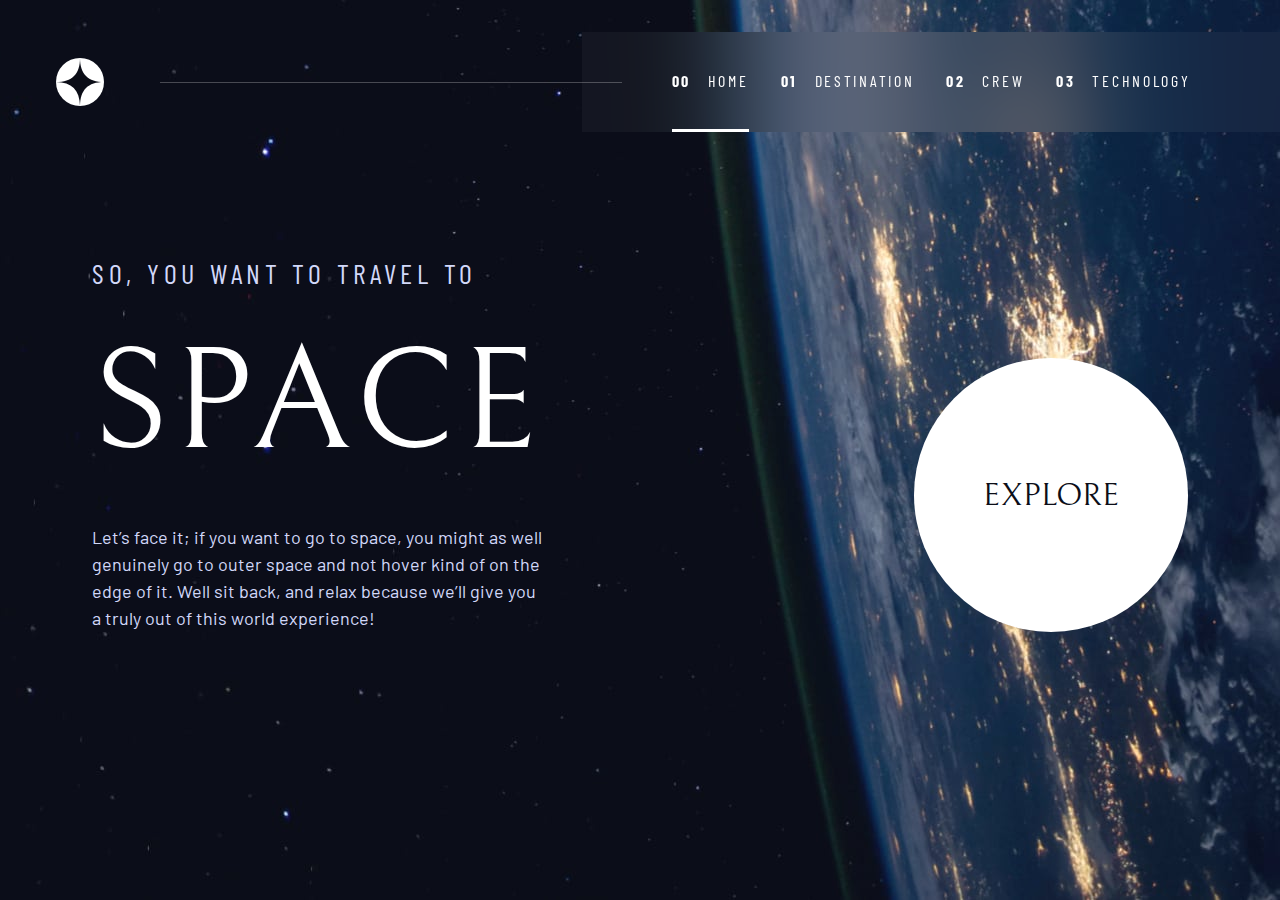
<file: index.html>
<!DOCTYPE html>
<html lang="en">
  <head>
    <meta charset="UTF-8" />
    <meta name="viewport" content="width=device-width, initial-scale=1.0" />
    <link
      rel="icon"
      type="image/png"
      sizes="32x32"
      href="./assets/favicon-32x32.png"
    />
    <!-- Google Fonts -->
    <link rel="preconnect" href="https://fonts.googleapis.com" />
    <link rel="preconnect" href="https://fonts.gstatic.com" crossorigin />
    <link
      href="https://fonts.googleapis.com/css2?family=Barlow:wght@400;700&family=Barlow+Condensed:wght@400;700&family=Bellefair:wght@400;700&display=swap"
      rel="stylesheet"
    />
    <!-- Our Custom CSS -->
    <link rel="stylesheet" href="index.css" />
    <title>Frontend Mentor | Space tourism website</title>
  </head>
  <body class="home">
    <a class="skip-to-content" href="#main">Skip to content</a>
    <header class="primary-header flex">
      <div>
        <img src="./assets/shared/logo.svg" alt="logo" class="logo" />
      </div>
      <button
        type="button"
        class="mobile-nav-toggle"
        aria-controls="primary-navigation"
        aria-expanded="false"
      >
        <span class="sr-only">Menu</span>
      </button>
      <nav>
        <ul
          id="primary-navigation"
          class="primary-navigation underline-indicators flex"
        >
          <li class="active">
            <a
              href="index.html"
              class="ff-sans-cond uppercase text-white fs-300 letter-spacing-2"
              ><span aria-hidden="true">00</span> Home</a
            >
          </li>
          <li>
            <a
              href="destination.html"
              class="ff-sans-cond uppercase text-white fs-300 letter-spacing-2"
              ><span aria-hidden="true">01</span> Destination</a
            >
          </li>
          <li>
            <a
              href="crew.html"
              class="ff-sans-cond uppercase text-white fs-300 letter-spacing-2"
              ><span aria-hidden="true">02</span> Crew</a
            >
          </li>
          <li>
            <a
              href="technology.html"
              class="ff-sans-cond uppercase text-white fs-300 letter-spacing-2"
              ><span aria-hidden="true">03</span> Technology</a
            >
          </li>
        </ul>
      </nav>
    </header>
    <main id="main" class="grid-container grid-container--home">
      <div class="flow">
        <h1 class="ff-sans-cond fs-500 uppercase letter-spacing-1 text-light">
          So, you want to travel to
          <span class="d-block ff-serif fs-900 uppercase text-white"
            >Space</span
          >
        </h1>
        <p class="text-light">
          Let’s face it; if you want to go to space, you might as well genuinely
          go to outer space and not hover kind of on the edge of it. Well sit
          back, and relax because we’ll give you a truly out of this world
          experience!
        </p>
      </div>
      <a
        href="destination.html"
        class="large-button uppercase ff-serif fs-600 text-dark bg-white"
        >Explore</a
      >
    </main>
    <script type="text/javascript" src="./navigation.js"></script>
  </body>
</html>
</file>
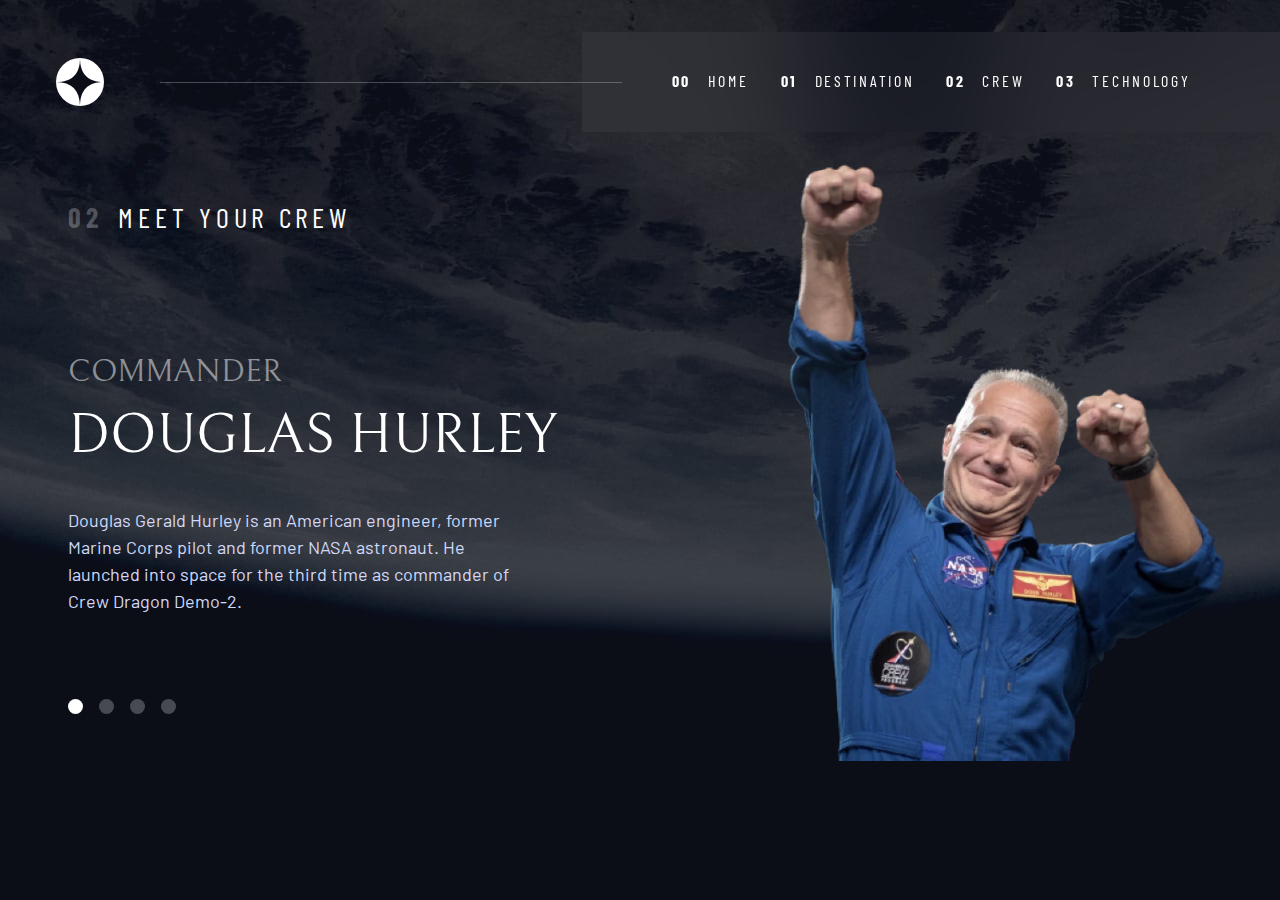
<file: crew.html>
<!DOCTYPE html>
<html lang="en">
  <head>
    <meta charset="UTF-8" />
    <meta name="viewport" content="width=device-width, initial-scale=1.0" />

    <link
      rel="icon"
      type="image/png"
      sizes="32x32"
      href="./assets/favicon-32x32.png"
    />
    <!-- Google Fonts -->
    <link rel="preconnect" href="https://fonts.googleapis.com" />
    <link rel="preconnect" href="https://fonts.gstatic.com" crossorigin />
    <link
      href="https://fonts.googleapis.com/css2?family=Barlow:wght@400;700&family=Barlow+Condensed:wght@400;700&family=Bellefair:wght@400;700&display=swap"
      rel="stylesheet"
    />
    <!-- Our Custom CSS -->
    <link rel="stylesheet" href="index.css" />
    <title>Frontend Mentor | Space tourism Crew Page</title>
  </head>
  <body class="crew">
    <a class="skip-to-content" href="#main">Skip to content</a>
    <header class="primary-header flex">
      <div>
        <img src="./assets/shared/logo.svg" alt="logo" class="logo" />
      </div>
      <button
        type="button"
        class="mobile-nav-toggle"
        aria-controls="primary-navigation"
        aria-expanded="false"
      >
        <span class="sr-only">Menu</span>
      </button>
      <nav>
        <ul
          id="primary-navigation"
          class="primary-navigation underline-indicators flex"
        >
          <li>
            <a
              href="index.html"
              class="ff-sans-cond uppercase text-white fs-300 letter-spacing-2"
              ><span aria-hidden="true">00</span> Home</a
            >
          </li>
          <li >
            <a
              href="destination.html"
              class="ff-sans-cond uppercase text-white fs-300 letter-spacing-2"
              ><span aria-hidden="true">01</span> Destination</a
            >
          </li class="active">
          <li>
            <a
              href="crew.html"
              class="ff-sans-cond uppercase text-white fs-300 letter-spacing-2"
              ><span aria-hidden="true">02</span> Crew</a
            >
          </li>
          <li>
            <a
              href="technology.html"
              class="ff-sans-cond uppercase text-white fs-300 letter-spacing-2"
              ><span aria-hidden="true">03</span> Technology</a
            >
          </li>
        </ul>
      </nav>
    </header>
    <main id="main" class="grid-container grid-container--crew">
      <h1 class="numbered-title"><span>02</span>Meet your crew</h1>
      <div class="crew-picture grid">
        <picture>
          <source
            type="image/webp"
            srcset="./assets/crew/image-douglas-hurley.webp"
          />
          <img
            src="./assets/crew/image-douglas-hurley.png"
            alt="Commander Douglas Hurley"
          />
        </picture>
      </div>
      <div class="dot-indicators flex" role="tablist" aria-label="crew member list">
        <button aria-selected="true" role="tab" tabindex="0" data-role="Commander">
          <span class="sr-only">Commander</span>
        </button>
        <button aria-selected="false" role="tab" tabindex="-1" data-role="Mission Specialist">
          <span class="sr-only">Mission Specialist</span>
        </button>
        <button aria-selected="false" role="tab" tabindex="-1" data-role="Pilot">
          <span class="sr-only">Pilot</span>
        </button>
        <button aria-selected="false" role="tab" tabindex="-1" data-role="Flight Engineer">
          <span class="sr-only">Flight Engineer</span>
        </button>
      </div>
      <article class="crew-details flow">
        <header class="crew-title flow flow-space-small">
          <h3 class="uppercase fs-600 text-white-2 ff-serif">Commander</h3>
          <h2 class="uppercase fs-700 ff-serif">Douglas Hurley</h2>
        </header>
        <p class="text-light">
          Douglas Gerald Hurley is an American engineer, former Marine Corps
          pilot and former NASA astronaut. He launched into space for the third
          time as commander of Crew Dragon Demo-2.
        </p>
      </article>
    </main>
    <script type="text/javascript" src="./navigation.js"></script>
    <script type="text/javascript" src="./assets/data/crews.js"></script>
    <script type="text/javascript" src="./crew.js"></script>
  </body>
</html>
</file>
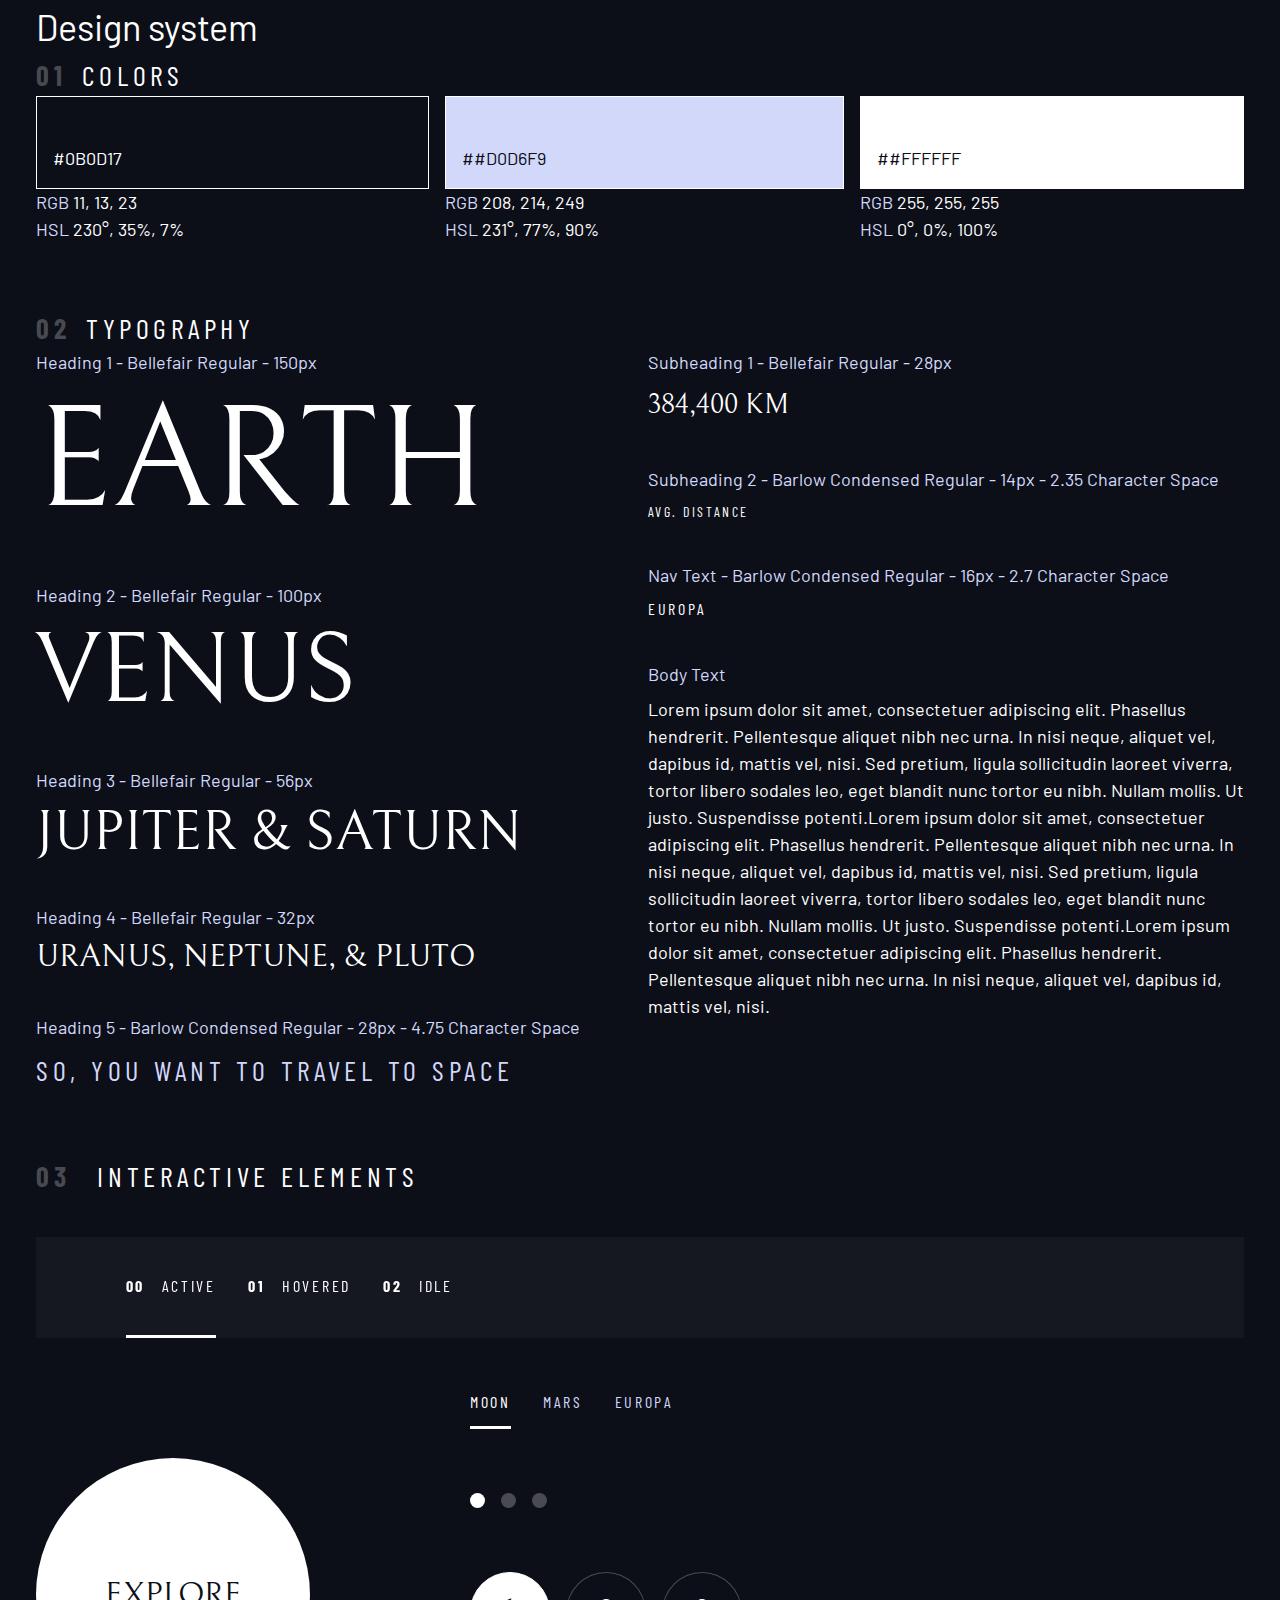
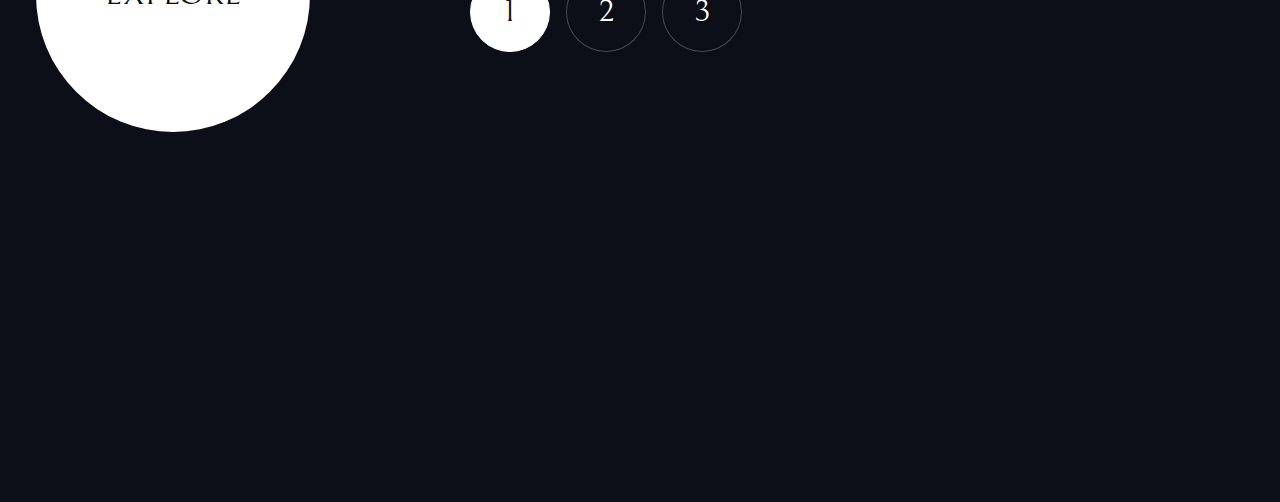
<file: design-system.html>
<!DOCTYPE html>
<html lang="en">
  <head>
    <meta charset="UTF-8" />
    <meta http-equiv="X-UA-Compatible" content="IE=edge" />
    <meta name="viewport" content="width=device-width, initial-scale=1.0" />

    <link rel="preconnect" href="https://fonts.googleapis.com" />
    <link rel="preconnect" href="https://fonts.gstatic.com" crossorigin />
    <link
      href="https://fonts.googleapis.com/css2?family=Barlow:wght@400;700&family=Barlow+Condensed:wght@400;700&family=Bellefair:wght@400;700&display=swap"
      rel="stylesheet"
    />
    <link rel="stylesheet" href="index.css" />
    <title>Design System</title>
  </head>
  <body>
    <div class="container">
      <h1>Design system</h1>

      <section id="colors">
        <h2 class="numbered-title"><span>01</span>colors</h2>
        <div class="flex">
          <div style="flex-grow: 1">
            <div class="white-border bg-dark text-white">#0B0D17</div>
            <p><span class="text-light">RGB</span> 11, 13, 23</p>
            <p><span class="text-light">HSL</span> 230°, 35%, 7%</p>
          </div>
          <div style="flex-grow: 1">
            <div class="white-border bg-light text-dark">##D0D6F9</div>
            <p><span class="text-light">RGB</span> 208, 214, 249</p>
            <p><span class="text-light">HSL</span> 231°, 77%, 90%</p>
          </div>
          <div style="flex-grow: 1">
            <div class="white-border bg-white text-dark">##FFFFFF</div>
            <p><span class="text-light">RGB</span> 255, 255, 255</p>
            <p><span class="text-light">HSL</span> 0°, 0%, 100%</p>
          </div>
        </div>
      </section>

      <section id="typography" style="margin: 4rem 0">
        <h2 class="numbered-title"><span>02</span>Typography</h2>
        <div class="flex">
          <div class="flow" style="flex-basis: 100%">
            <div>
              <p class="text-light fs-400">
                Heading 1 - Bellefair Regular - 150px
              </p>
              <p class="ff-serif fs-900 uppercase">Earth</p>
            </div>
            <div>
              <p class="text-light">Heading 2 - Bellefair Regular - 100px</p>
              <p class="ff-serif fs-800 uppercase">Venus</p>
            </div>
            <div>
              <p class="text-light">Heading 3 - Bellefair Regular - 56px</p>
              <p class="ff-serif fs-700 uppercase">Jupiter & Saturn</p>
            </div>
            <div>
              <p class="text-light">Heading 4 - Bellefair Regular - 32px</p>
              <p class="ff-serif fs-600 uppercase">Uranus, Neptune, & Pluto</p>
            </div>
            <div>
              <p class="text-light">
                Heading 5 - Barlow Condensed Regular - 28px - 4.75 Character
                Space
              </p>
              <p
                class="ff-sans-cond fs-500 uppercase letter-spacing-1 text-light"
              >
                So, you want to travel to space
              </p>
            </div>
          </div>

          <div class="flow" style="flex-basis: 100%">
            <div>
              <p class="text-light">Subheading 1 - Bellefair Regular - 28px</p>
              <p class="ff-serif fs-500 uppercase">384,400 km</p>
            </div>
            <div>
              <p class="text-light">
                Subheading 2 - Barlow Condensed Regular - 14px - 2.35 Character
                Space
              </p>
              <p class="ff-sans-cond fs-200 uppercase letter-spacing-3">
                Avg. Distance
              </p>
            </div>
            <div>
              <p class="text-light">
                Nav Text - Barlow Condensed Regular - 16px - 2.7 Character Space
              </p>
              <p class="ff-sans-cond fs-300 uppercase letter-spacing-2">
                Europa
              </p>
            </div>
            <div>
              <p class="text-light">Body Text</p>
              <p>
                Lorem ipsum dolor sit amet, consectetuer adipiscing elit.
                Phasellus hendrerit. Pellentesque aliquet nibh nec urna. In nisi
                neque, aliquet vel, dapibus id, mattis vel, nisi. Sed pretium,
                ligula sollicitudin laoreet viverra, tortor libero sodales leo,
                eget blandit nunc tortor eu nibh. Nullam mollis. Ut justo.
                Suspendisse potenti.Lorem ipsum dolor sit amet, consectetuer
                adipiscing elit. Phasellus hendrerit. Pellentesque aliquet nibh
                nec urna. In nisi neque, aliquet vel, dapibus id, mattis vel,
                nisi. Sed pretium, ligula sollicitudin laoreet viverra, tortor
                libero sodales leo, eget blandit nunc tortor eu nibh. Nullam
                mollis. Ut justo. Suspendisse potenti.Lorem ipsum dolor sit
                amet, consectetuer adipiscing elit. Phasellus hendrerit.
                Pellentesque aliquet nibh nec urna. In nisi neque, aliquet vel,
                dapibus id, mattis vel, nisi.
              </p>
            </div>
          </div>
        </div>
      </section>

      <section class="flow" id="interactive-elements">
        <h2 class="numbered-title"><span>03</span> Interactive elements</h2>

        <!-- navigation -->
        <div>
          <nav>
            <ul class="primary-navigation underline-indicators flex">
              <li class="active">
                <a href="#" class="ff-sans-cond uppercase text-white fs-300 letter-spacing-2"
                  ><span>00</span> Active</a
                >
              </li>
              <li>
                <a href="#" class="ff-sans-cond uppercase text-white fs-300 letter-spacing-2"
                  ><span>01</span> Hovered</a
                >
              </li>
              <li>
                <a href="#" class="ff-sans-cond uppercase text-white fs-300 letter-spacing-2"
                  ><span>02</span> Idle</a
                >
              </li>
            </ul>
          </nav>
        </div>

        <div class="flex" style="--gap: 10rem">
          <div class="flow" style="margin-top: 5rem">
            <!-- explore button -->
            <div>
              <a
                href="#"
                class="large-button uppercase ff-serif fs-600 text-dark bg-white"
                >Explore</a
              >
            </div>
          </div>
          <div class="flow" style="margin-bottom: 50vh; --flow-space: 4rem">
            <!-- Tabs -->
            <div class="tab-list underline-indicators flex">
              <button
                aria-selected="true"
                type="button"
                class="text-light ff-sans-cond fs-300 letter-spacing-2 uppercase"
              >
                Moon
              </button>
              <button
                aria-selected="false"
                type="button"
                class="text-light ff-sans-cond fs-300 letter-spacing-2 uppercase"
              >
                Mars
              </button>
              <button
                aria-selected="false"
                type="button"
                class="text-light ff-sans-cond fs-300 letter-spacing-2 uppercase"
              >
                Europa
              </button>
            </div>
            <!-- Dots -->
            <div class="dot-indicators flex">
              <button aria-selected="true">
                <span class="sr-only">Slide title</span>
              </button>
              <button aria-selected="false">
                <span class="sr-only">Slide title</span>
              </button>
              <button aria-selected="false">
                <span class="sr-only">Slide title</span>
              </button>
            </div>
            <!-- Numbers -->
            <div class="number-indicators flex">
              <button aria-selected="true" class="ff-serif fs-600 text-white">
                1
              </button>
              <button aria-selected="false" class="ff-serif fs-600 text-white">
                2
              </button>
              <button aria-selected="false" class="ff-serif fs-600 text-white">
                3
              </button>
            </div>
          </div>
        </div>
      </section>
    </div>
  </body>
</html>
</file>
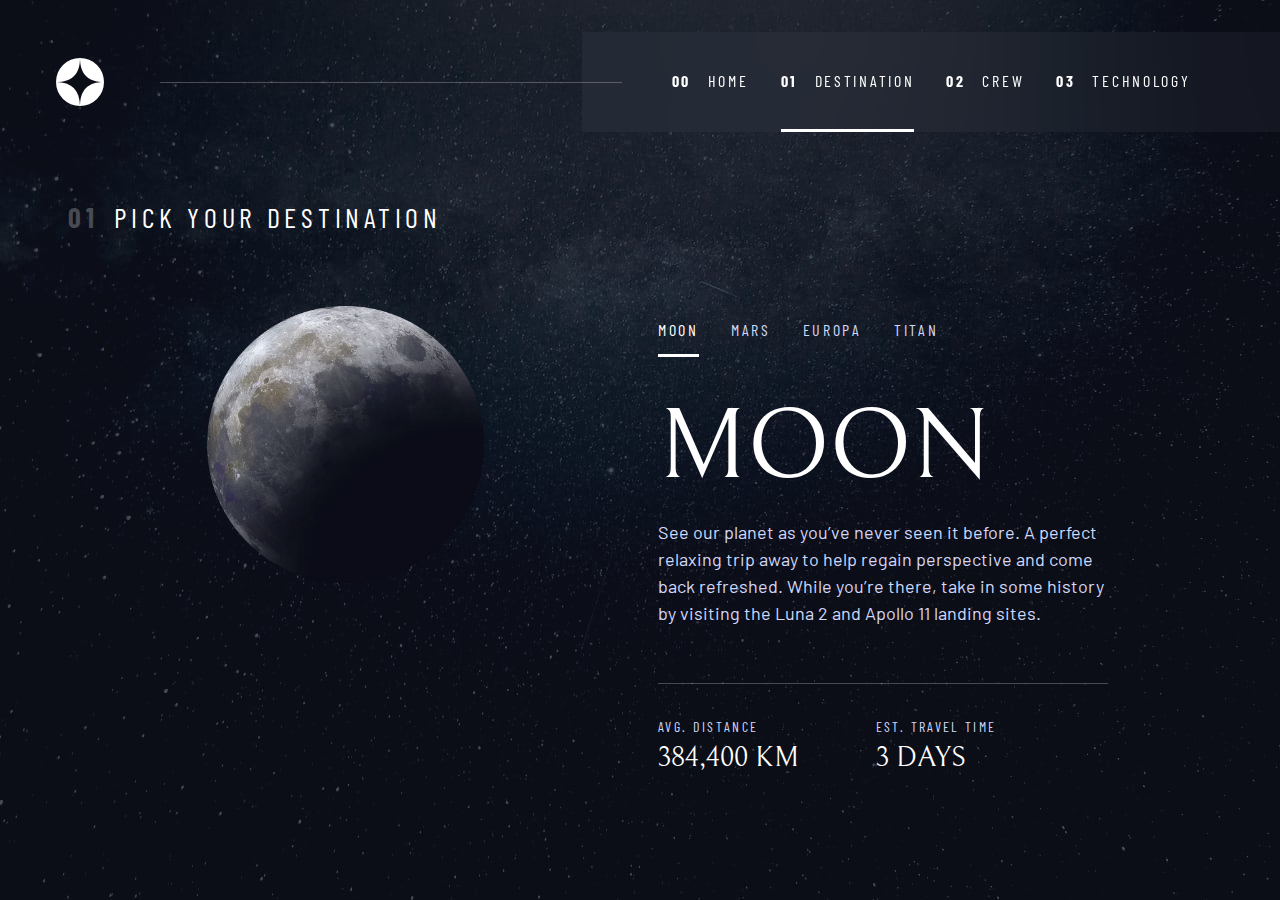
<file: destination.html>
<!DOCTYPE html>
<html lang="en">
  <head>
    <meta charset="UTF-8" />
    <meta name="viewport" content="width=device-width, initial-scale=1.0" />

    <link
      rel="icon"
      type="image/png"
      sizes="32x32"
      href="./assets/favicon-32x32.png"
    />
    <!-- Google Fonts -->
    <link rel="preconnect" href="https://fonts.googleapis.com" />
    <link rel="preconnect" href="https://fonts.gstatic.com" crossorigin />
    <link
      href="https://fonts.googleapis.com/css2?family=Barlow:wght@400;700&family=Barlow+Condensed:wght@400;700&family=Bellefair:wght@400;700&display=swap"
      rel="stylesheet"
    />
    <!-- Our Custom CSS -->
    <link rel="stylesheet" href="index.css" />
    <title>Frontend Mentor | Space Tourism Destination Page</title>
  </head>
  <body class="destination">
    <a class="skip-to-content" href="#main">Skip to content</a>
    <header class="primary-header flex">
      <div>
        <img src="./assets/shared/logo.svg" alt="logo" class="logo" />
      </div>
      <button
        type="button"
        class="mobile-nav-toggle"
        aria-controls="primary-navigation"
        aria-expanded="false"
      >
        <span class="sr-only">Menu</span>
      </button>
      <nav>
        <ul
          id="primary-navigation"
          class="primary-navigation underline-indicators flex"
        >
          <li>
            <a
              href="index.html"
              class="ff-sans-cond uppercase text-white fs-300 letter-spacing-2"
              ><span aria-hidden="true">00</span> Home</a
            >
          </li>
          <li class="active">
            <a
              href="destination.html"
              class="ff-sans-cond uppercase text-white fs-300 letter-spacing-2"
              ><span aria-hidden="true">01</span> Destination</a
            >
          </li>
          <li>
            <a
              href="crew.html"
              class="ff-sans-cond uppercase text-white fs-300 letter-spacing-2"
              ><span aria-hidden="true">02</span> Crew</a
            >
          </li>
          <li>
            <a
              href="technology.html"
              class="ff-sans-cond uppercase text-white fs-300 letter-spacing-2"
              ><span aria-hidden="true">03</span> Technology</a
            >
          </li>
        </ul>
      </nav>
    </header>
    <main id="main" class="grid-container grid-container--destination">
      <h1 class="numbered-title"><span>01</span>Pick your destination</h1>
      <picture class="planet-image">
        <source
          type="image/webp"
          srcset="./assets/destination/image-moon.webp"
        />
        <img src="./assets/destination/image-moon.png" alt="Moon" />
      </picture>
      <div class="tab-list underline-indicators flex" role="tablist">
        <button
          aria-selected="true"
          type="button"
          class="text-light ff-sans-cond fs-300 letter-spacing-2 uppercase"
          role="tab"
          data-name="Moon"
          tabindex="0"
        >
          Moon
        </button>
        <button
          aria-selected="false"
          type="button"
          class="text-light ff-sans-cond fs-300 letter-spacing-2 uppercase"
          role="tab"
          data-name="Mars"
          tabindex="-1"
        >
          Mars
        </button>
        <button
          aria-selected="false"
          type="button"
          class="text-light ff-sans-cond fs-300 letter-spacing-2 uppercase"
          role="tab"
          data-name="Europa"
          tabindex="-1"
        >
          Europa
        </button>
        <button
          aria-selected="false"
          type="button"
          class="text-light ff-sans-cond fs-300 letter-spacing-2 uppercase"
          role="tab"
          data-name="Titan"
          tabindex="-1"
        >
          Titan
        </button>
      </div>
      <article class="destination-details flow">
        <h2 class="ff-serif fs-800 uppercase text-white">Moon</h2>
        <p class="text-light">
          See our planet as you’ve never seen it before. A perfect relaxing trip
          away to help regain perspective and come back refreshed. While you’re
          there, take in some history by visiting the Luna 2 and Apollo 11
          landing sites.
        </p>
        <div class="distance-box flex">
          <div>
            <h3
              class="ff-sans-cond fs-200 uppercase letter-spacing-3 text-light"
            >
              Avg. Distance
            </h3>
            <p class="ff-serif fs-500 uppercase">384,400 km</p>
          </div>
          <div>
            <h3
              class="ff-sans-cond fs-200 uppercase letter-spacing-3 text-light"
            >
              Est. travel time
            </h3>
            <p class="ff-serif fs-500 uppercase">3 days</p>
          </div>
        </div>
      </article>
    </main>
    <script type="text/javascript" src="./navigation.js"></script>
    <script type="text/javascript" src="./assets/data/destinations.js"></script>
    <script type="text/javascript" src="./destination.js"></script>
  </body>
</html>
</file>
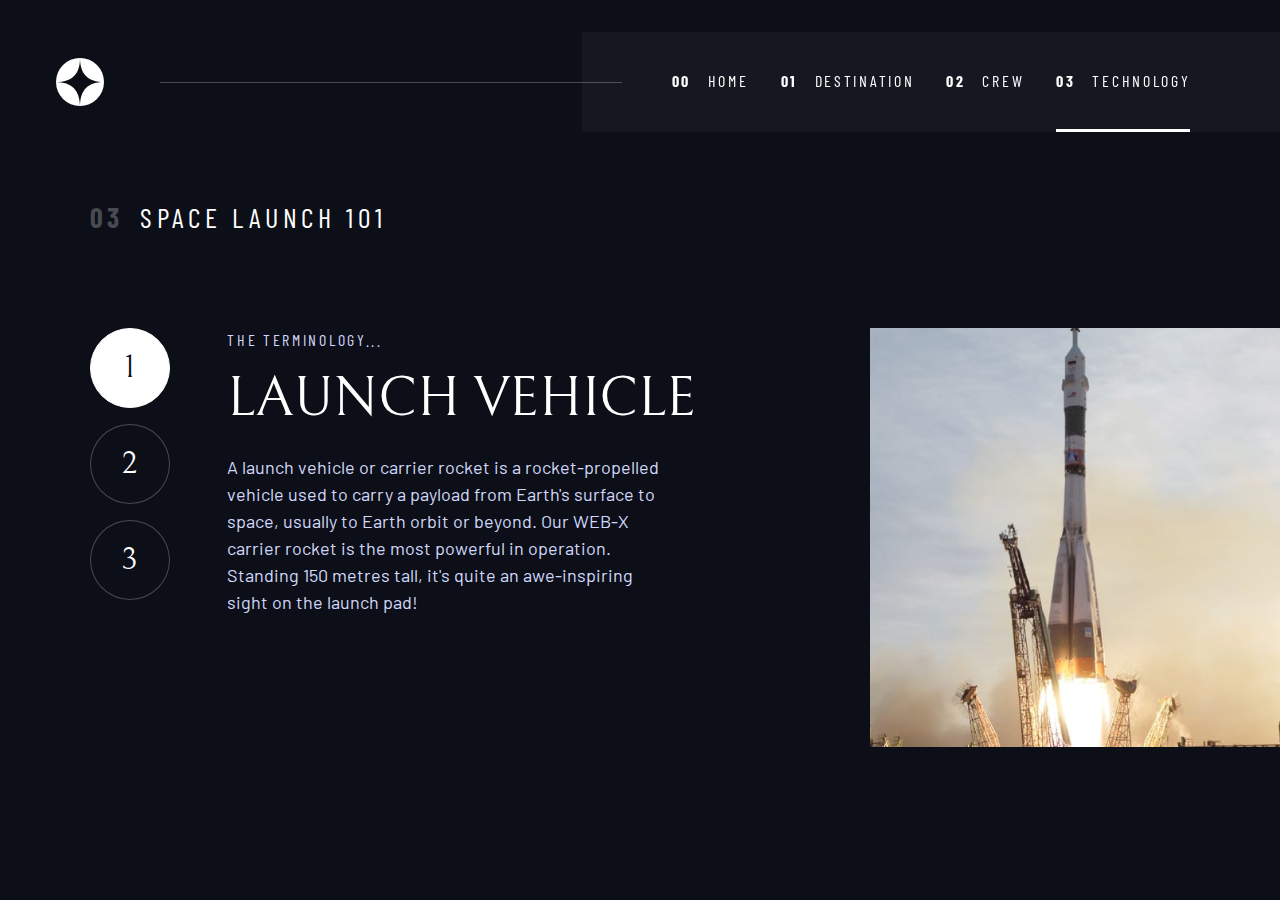
<file: technology.html>
<!DOCTYPE html>
<html lang="en">
  <head>
    <meta charset="UTF-8" />
    <meta name="viewport" content="width=device-width, initial-scale=1.0" />

    <link
      rel="icon"
      type="image/png"
      sizes="32x32"
      href="./assets/favicon-32x32.png"
    />
    <!-- Google Fonts -->
    <link rel="preconnect" href="https://fonts.googleapis.com" />
    <link rel="preconnect" href="https://fonts.gstatic.com" crossorigin />
    <link
      href="https://fonts.googleapis.com/css2?family=Barlow:wght@400;700&family=Barlow+Condensed:wght@400;700&family=Bellefair:wght@400;700&display=swap"
      rel="stylesheet"
    />
    <!-- Our Custom CSS -->
    <link rel="stylesheet" href="index.css" />
    <title>Frontend Mentor | Space Tourism Technology Page</title>
  </head>
  <body class="technology">
    <a class="skip-to-content" href="#main">Skip to content</a>
    <header class="primary-header flex">
      <div>
        <img src="./assets/shared/logo.svg" alt="logo" class="logo" />
      </div>
      <button
        type="button"
        class="mobile-nav-toggle"
        aria-controls="primary-navigation"
        aria-expanded="false"
      >
        <span class="sr-only">Menu</span>
      </button>
      <nav>
        <ul
          id="primary-navigation"
          class="primary-navigation underline-indicators flex"
        >
          <li>
            <a
              href="index.html"
              class="ff-sans-cond uppercase text-white fs-300 letter-spacing-2"
              ><span aria-hidden="true">00</span> Home</a
            >
          </li>
          <li>
            <a
              href="destination.html"
              class="ff-sans-cond uppercase text-white fs-300 letter-spacing-2"
              ><span aria-hidden="true">01</span> Destination</a
            >
          </li>
          <li>
            <a
              href="crew.html"
              class="ff-sans-cond uppercase text-white fs-300 letter-spacing-2"
              ><span aria-hidden="true">02</span> Crew</a
            >
          </li>
          <li class="active">
            <a
              href="technology.html"
              class="ff-sans-cond uppercase text-white fs-300 letter-spacing-2"
              ><span aria-hidden="true">03</span> Technology</a
            >
          </li>
        </ul>
      </nav>
    </header>
    <main id="main" class="grid-container grid-container--technology">
      <h1 class="numbered-title"><span>03</span>Space launch 101</h1>
      <div class="number-indicators flex" role="tablist">
        <button type="button" role="tab" aria-selected="true" class="ff-serif fs-600 text-white" tabindex="0" data-name="Launch vehicle">
          1
        </button>
        <button type="button" role="tab" aria-selected="false" class="ff-serif fs-600 text-white" tabindex="-1" data-name="Spaceport">
          2
        </button>
        <button type="button" role="tab" aria-selected="false" class="ff-serif fs-600 text-white" tabindex="-1" data-name="Space capsule">
          3
        </button>
      </div>
      <article class="technology-details">
        <header class="technology-header grid">
          <p class="text-light fs-300 uppercase letter-spacing-2 ff-sans-cond">The terminology...</p>
          <h2 class="fs-700 uppercase ff-serif">Launch vehicle</h2>
        </header>
        <p class="technology-description text-light">
          A launch vehicle or carrier rocket is a rocket-propelled vehicle used
          to carry a payload from Earth's surface to space, usually to Earth
          orbit or beyond. Our WEB-X carrier rocket is the most powerful in
          operation. Standing 150 metres tall, it's quite an awe-inspiring sight
          on the launch pad!
        </p>
      </article>
      <picture class="technology-picture">
        <source
          type="image/webp"
          srcset="./assets/technology/image-launch-vehicle-portrait.jpg"
          media="(min-width: 49rem)"
        />
        <img
          src="./assets/technology/image-launch-vehicle-landscape.jpg"
          alt="Launch vehicle"
        />
      </picture>
    </main>
    <script type="text/javascript" src="./navigation.js"></script>
    <script type="text/javascript" src="./assets/data/technology.js"></script>
    <script type="text/javascript" src="./technology.js"></script>
  </body>
</html>
</file>
<file: index.css>
/* ------------------------------ */
/* Custom properties              */
/* ------------------------------ */

:root {
  /* colors */

  --clr-dark: 230 35% 7%;
  --clr-light: 231 77% 90%;
  --clr-white: 0 0% 100%;

  /* font-sizes */

  --fs-900: clamp(5rem, 10vw + 1rem, 9.375rem); /*  min 80px max 150px*/
  --fs-800: 3.5rem; /*  56px */
  --fs-700: 1.5rem; /*  24px */
  --fs-600: 1rem; /*  16px */
  --fs-500: 1rem; /*  16px */
  --fs-400: 0.9375rem; /*  15px */
  --fs-300: 0.875rem; /*  14px */
  --fs-200: 0.875rem; /*  14px */

  /* font families */

  --ff-serif: "Bellefair", serif;
  --ff-sans-cond: "Barlow Condensed", sans-serif;
  --ff-sans-normal: "Barlow", sans-serif;
}

@media only screen and (min-width: 35em) {
  :root {
    /* font-sizes */
    --fs-800: 5rem; /*  80px */
    --fs-700: 2.5rem; /*  40px */
    --fs-600: 1.5rem; /*  24px */
    --fs-500: 1rem; /*  16px */
    --fs-400: 1rem; /*  16px */
    --fs-300: 1rem; /*  16px */
  }
}

@media only screen and (min-width: 49em) {
  :root {
    /* font-sizes */
    --fs-800: 6.25rem; /*  100px */
    --fs-700: clamp(3rem, 4vw + 1rem, 3.5rem); /*  56px */
    --fs-600: 2rem; /*  32px */
    --fs-500: 1.75rem; /*  28px */
    --fs-400: 1.125rem; /*  18px */
    --fs-300: 1rem; /*  16px */
  }
}

/* ------------------------------ */
/* Reset                          */
/* ------------------------------ */

*,
*::before,
*::after {
  box-sizing: border-box;
}

body,
h1,
h2,
h3,
h4,
h5,
p,
figure,
picture {
  margin: 0;
}

h1,
h2,
h3,
h4,
h5,
p {
  font-weight: 400;
}

/* set up the body */
body {
  font-family: var(--ff-sans-normal);
  font-size: var(--fs-400);
  color: hsl(var(--clr-white));
  background-color: hsl(var(--clr-dark));
  line-height: 1.5;
  min-height: 100vh;

  display: grid;
  grid-template-rows: min-content 1fr;
}

/* make images easier to work with */
img,
picture {
  max-width: 100%;
  display: block;
}

/* make form element easier to work with */
input,
button,
textarea,
select {
  font: inherit;
}

/* remove animations for peaople who've turned them off */
@media (prefers-reduced-motion: reduce) {
  *,
  *::before,
  *::after {
    animation-duration: 0.01ms !important;
    animation-iteration-count: 1 !important;
    transition-duration: 0.01ms !important;
    scroll-behavior: auto !important;
  }
}

/* ------------------------------ */
/* Utility classes                */
/* ------------------------------ */

/* general */

.flex {
  display: flex;
  gap: var(--gap, 1rem);
}

.grid {
  display: grid;
  gap: var(--gap, 1rem);
}

.d-block {
  display: block;
}

.flow > *:where(:not(:first-child)) {
  margin-top: var(--flow-space, 2.5rem);
}

.flow div > p:not(:last-child) {
  margin-bottom: 0.5rem;
}

.flow-space-small {
  --flow-space: 1rem;
}

.container {
  padding-inline: 2em;
  margin-inline: auto;
  max-width: 80rem;
}

.sr-only {
  position: absolute;
  width: 1px;
  height: 1px;
  padding: 0;
  margin: -1px;
  overflow: hidden;
  clip: rect(0, 0, 0, 0);
  white-space: nowrap;
  border: 0;
}

.skip-to-content {
  position: absolute;
  z-index: 9999;
  background: hsl(var(--clr-white));
  color: hsl(var(--clr-dark));
  padding: 0.5em 1em;
  margin-inline: auto;
  transform: translateY(-100%);
  transition: transform 0.25s ease-in;
}

.skip-to-content:focus {
  transform: translateY(0);
}

/* colors */

.bg-dark {
  background-color: hsl(var(--clr-dark));
}
.bg-light {
  background-color: hsl(var(--clr-light));
}
.bg-white {
  background-color: hsl(var(--clr-white));
}

.bg-light-20 {
  background-color: hsl(var(--clr-light) / 0.2);
}

.text-dark {
  color: hsl(var(--clr-dark));
}
.text-light {
  color: hsl(var(--clr-light));
}
.text-white {
  color: hsl(var(--clr-white));
}
.text-white-2 {
  color: hsl(var(--clr-white) / 0.5);
}

/* borders */
.white-border {
  padding: 3rem 1rem 1rem;
  border: 1px solid white;
}

/* typography */

.ff-serif {
  font-family: var(--ff-serif);
}
.ff-sans-cond {
  font-family: var(--ff-sans-cond);
}
.ff-sans-normal {
  font-family: var(--ff-sans-normal);
}

.letter-spacing-1 {
  letter-spacing: 2.7px;
}

.h {
  letter-spacing: 2.36px;
}

@media only screen and (min-width: 45em) {
  .letter-spacing-1 {
    letter-spacing: 4.725px;
  }
  .letter-spacing-2 {
    letter-spacing: 2.7px;
  }
  .letter-spacing-3 {
    letter-spacing: 2.35px;
  }
}

.uppercase {
  text-transform: uppercase;
}

.fs-900 {
  font-size: var(--fs-900);
}
.fs-800 {
  font-size: var(--fs-800);
}
.fs-700 {
  font-size: var(--fs-700);
}
.fs-600 {
  font-size: var(--fs-600);
}
.fs-500 {
  font-size: var(--fs-500);
}
.fs-400 {
  font-size: var(--fs-400);
}
.fs-300 {
  font-size: var(--fs-300);
}
.fs-200 {
  font-size: var(--fs-200);
}

.fs-900,
.fs-800,
.fs-700,
.fs-600 {
  line-height: 1.1;
}

.numbered-title {
  font-family: var(--ff-sans-cond);
  font-size: var(--fs-500);
  letter-spacing: 4.725px;
  text-transform: uppercase;
}

.numbered-title span {
  margin-right: 1rem;
  color: hsl(var(--clr-white) / 0.25);
  font-weight: bold;
}

/* ------------------------------ */
/* Custom properties              */
/* ------------------------------ */

.large-button {
  width: clamp(9.375rem, 30vw + 1rem, 17.125rem);
  position: relative;
  display: inline-grid;
  z-index: 1;
  place-items: center;
  aspect-ratio: 1;
  /* padding: 0 2em; */
  border-radius: 50%;
  text-decoration: none;
}

.large-button::after {
  position: absolute;
  z-index: -1;
  content: "";
  width: 100%;
  height: 100%;
  background-color: hsl(var(--clr-white) / 0.15);
  border-radius: 50%;
  opacity: 0;
  transition: opacity 0.5s linear, transform 0.5s ease-in-out;
}

.large-button:hover::after,
.large-button:focus::after {
  opacity: 1;
  transform: scale(1.5);
}

/* Primary header */

.logo {
  margin: 1.5rem clamp(1.5rem, 5vw, 3.5rem);
  max-width: none;
}

.primary-navigation {
  --underline-gap: 2.2rem;
  list-style: none;
  padding: 0;
  margin: 0;
  background-color: hsl(var(--clr-dark) / 0.95);
}

@supports (backdrop-filter: blur(3rem)) {
  .primary-navigation {
    backdrop-filter: blur(3rem);
    background-color: hsl(var(--clr-white) / 0.04);
  }
}

.primary-navigation a {
  text-decoration: none;
  white-space: nowrap;
}

.primary-navigation a > span {
  font-weight: 700;
  margin-right: 11px;
}

.underline-indicators > * {
  cursor: pointer;
  padding: var(--underline-gap, 0.5rem) 0;
  border: none;
  border-bottom: 3px solid hsl(var(--clr-white) / 0);
}

.underline-indicators > *:hover,
.underline-indicators > *:focus,
.underline-indicators > *:active {
  border-color: hsl(var(--clr-white) / 0.5);
}

.underline-indicators > .active,
.underline-indicators > [aria-selected="true"] {
  border-color: hsl(var(--clr-white));
  color: hsl(var(--clr-white));
  cursor: default;
}

.mobile-nav-toggle {
  display: none;
}

.primary-header {
  position: relative;
  justify-content: space-between;
  align-items: center;
  --gap: 0;
}

@media only screen and (min-width: 35em) {
  .primary-navigation {
    padding-inline: 3rem;
    --gap: 2rem;
  }

  .primary-navigation a > span {
    display: none;
  }

  .numbered-title span {
    margin-right: 1rem;
  }
}

@media only screen and (min-width: 49em) {
  /* .primary-header {
    margin-left: 3.5rem;
    margin-top: 4rem;
  } */

  .primary-header::after {
    content: "";
    display: block;
    position: relative;
    height: 1px;
    width: 100%;
    background: hsl(var(--clr-white) / 0.25);
    order: 1;
    z-index: 999;
    margin-right: -2.5rem;
  }

  .primary-header nav {
    order: 2;
  }

  .primary-navigation {
    margin-block: 2rem;
    padding-inline: clamp(2rem, 7vw, 7rem);
    /* --gap: clamp(1rem, 4vw, 3rem); */
  }

  .primary-navigation a > span {
    display: inline;
  }
}

@media only screen and (max-width: 35em) {
  .primary-navigation {
    --underline-gap: 0.5rem;
    flex-direction: column;
    justify-items: flex-start;
    position: fixed;
    inset: 0 0 0 18vh;
    padding: min(10rem, 15vh) 2rem;
    z-index: 999;
    transition: transform 0.5s ease-in-out;
    transform: translateX(0);
  }

  /* .underline-indicators > * {
    border: none;
  } */

  .mobile-nav-toggle {
    display: block;
    position: absolute;
    top: 2rem;
    right: 1rem;
    z-index: 1999;
    border: none;
    background: transparent;
    background-image: url(./assets/shared/icon-hamburger.svg);
    background-repeat: no-repeat;
    background-position: center;
    width: 1.5rem;
    aspect-ratio: 1;
  }

  .mobile-nav-toggle[aria-expanded="false"] ~ nav .primary-navigation {
    transform: translateX(100%);
  }

  .mobile-nav-toggle[aria-expanded="true"] {
    background-image: url(./assets/shared/icon-close.svg);
  }

  .mobile-nav-toggle:focus-visible {
    outline: 1px solid hsl(var(--clr-light));
    outline-offset: 5px;
  }
}

.tab-list {
  --gap: 2rem;
  --underline-gap: 0.75rem;
  justify-content: space-evenly;
}

.tab-list > * {
  padding: var(--underline-gap, 1rem) 0;
  background-color: transparent;
}

@media only screen and (min-width: 49em) {
  .tab-list {
    --gap: 2rem;
    justify-content: flex-start;
  }
}

.dot-indicators {
  --gap: 1rem;
}

.dot-indicators > * {
  cursor: pointer;
  width: 10px;
  aspect-ratio: 1;
  border-radius: 50%;
  border: none;
  background-color: hsl(var(--clr-white) / 0.25);
}

.dot-indicators > *:hover,
.dot-indicators > *:active,
.dot-indicators > *:focus {
  background-color: hsl(var(--clr-white) / 0.5);
}

.dot-indicators > [aria-selected="true"] {
  cursor: default;
  background-color: hsl(var(--clr-white));
}

@media only screen and (min-width: 49em) {
  .dot-indicators > * {
    width: 15px;
  }
}

.number-indicators {
  --gap: 1rem;
}

.number-indicators > * {
  cursor: pointer;
  width: 40px;
  aspect-ratio: 1;
  border-radius: 50%;
  border: 1px solid hsl(var(--clr-white) / 0.25);
  background-color: hsl(var(--clr-dark));
}

.number-indicators > *:hover,
.number-indicators > *:active,
.number-indicators > *:focus {
  border-color: hsl(var(--clr-white) / 0.5);
}

.number-indicators > [aria-selected="true"] {
  cursor: default;
  color: hsl(var(--clr-dark));
  border-color: hsl(var(--clr-white));
  background-color: hsl(var(--clr-white));
}

@media only screen and (min-width: 35em) {
  .number-indicators > * {
    width: 60px;
  }
}

@media only screen and (min-width: 49em) {
  .number-indicators > * {
    width: 80px;
  }
}

/* ------------------------------ */
/* Page specific                  */
/* ------------------------------ */

/* home */

body.home {
  background-position: bottom center;
  background-size: cover;
}

.home {
  background-image: url(./assets/home/background-home-mobile.jpg);
}

@media only screen and (min-width: 35em) {
  .home {
    background-image: url(./assets/home/background-home-tablet.jpg);
  }
}

@media only screen and (min-width: 49em) {
  .home {
    background-image: url(./assets/home/background-home-desktop.jpg);
  }
}

.home h1 span {
  margin-top: 1rem;
}

@media only screen and (min-width: 35em) {
  .home h1 span {
    margin-top: 2rem;
  }
}

/* destination */

body.destination {
  background-position: center;
  background-size: cover;
}

.destination {
  background-image: url(./assets/destination/background-destination-mobile.jpg);
}

.destination .fs-500 {
  font-size: min(1.75rem, 3vw);
}

.distance-box {
  --gap: 2rem;
  border-top: 1px solid hsl(var(--clr-white) / 0.25);
  margin-top: 2rem;
  padding-top: 2rem;
  justify-content: space-evenly;
  flex-direction: column;
}

@media only screen and (min-width: 35em) {
  .destination {
    background-image: url(./assets/destination/background-destination-tablet.jpg);
  }

  .distance-box {
    margin-top: 3.5rem;
    flex-direction: row;
    justify-content: space-evenly;
    --gap: 0rem;
  }
}

@media only screen and (min-width: 49em) {
  .destination {
    background-image: url(./assets/destination/background-destination-desktop.jpg);
  }

  .distance-box {
    justify-content: flex-start;
    --gap: min(6vw, 6rem);
    /* --gap: clamp(3rem, 6vw, 6rem); */
  }
}

/* crew */

body.crew {
  background-position: bottom center;
  background-size: cover;
  background-repeat: no-repeat;
}

.crew {
  background-image: url(./assets/crew/background-crew-mobile.jpg);
}

@media only screen and (min-width: 35em) {
  .crew {
    background-image: url(./assets/crew/background-crew-tablet.jpg);
  }
}

@media only screen and (min-width: 49em) {
  .crew {
    background-image: url(./assets/crew/background-crew-desktop.jpg);
  }
}

/* ------------------------------ */
/* Grid container layout          */
/* ------------------------------ */

.grid-container {
  text-align: center;
  display: grid;
  place-items: center;
  padding-inline: 1.5rem;
  gap: 2rem;
  padding-bottom: 4rem;
  align-content: start;
}

.grid-container p {
  max-width: 39ch;
}

.numbered-title {
  grid-area: title;
}

/* destination */

.grid-container--destination {
  --flow-space: 1rem;
  grid-template-areas:
    "title"
    "image"
    "tabs"
    "content";
}

.grid-container--destination > picture {
  grid-area: image;
  max-width: 50%;
}

.grid-container--destination > .tab-list {
  grid-area: tabs;
}

.grid-container--destination > .destination-details {
  grid-area: content;
}

/* crew */

.grid-container--crew {
  --flow-space: 1rem;
  grid-template-areas:
    "title"
    "image"
    "tabs"
    "content";
}

.grid-container--crew > .crew-picture {
  grid-area: image;
  border-bottom: 1px solid hsl(var(--clr-white) / 0.25);
  justify-items: center;
}

.grid-container--crew > .crew-picture picture {
  max-width: 52%;
}

/* technology */

.grid-container--technology {
  row-gap: 1.8rem;
  column-gap: 0;
  padding-inline: 0;
  grid-template-columns: 1.5rem 1fr 1.5rem;
  grid-template-areas:
    ". title ."
    "image image image"
    ". tabs ."
    ". content .";
}

.grid-container--technology > .number-indicators {
  grid-area: tabs;
}

.grid-container--technology > .technology-picture {
  grid-area: image;
  justify-items: center;
}

.grid-container--technology > .technology-details {
  grid-area: content;
}

.technology-header {
  justify-items: center;
  margin-bottom: 1.5rem;
}

.technology-details p {
  max-width: 48ch;
}

@media only screen and (min-width: 35em) {
  /* destination */

  .grid-container--destination {
    padding-inline: 2.5rem;
  }

  .grid-container--destination > .numbered-title {
    margin-block: 2rem;
    justify-self: start;
  }

  .grid-container--destination > .planet-image {
    width: 45%;
  }

  /* crew */

  .grid-container--crew {
    padding-inline: 2.5rem;
    grid-template-areas:
      "title"
      "content"
      "tabs"
      "image";
    padding-bottom: 0;
  }

  .grid-container--crew > .numbered-title {
    margin-block: 2rem;
    justify-self: start;
  }

  .grid-container--crew > .crew-picture {
    border: none;
  }

  .grid-container--crew > .crew-picture picture {
    max-width: 85%;
  }

  /* technology */

  .grid-container--technology {
    gap: 3rem;
  }

  .grid-container--technology > .numbered-title {
    margin-block: 2rem;
    justify-self: start;
  }

  /* paragraphs  */

  .grid-container--home p {
    max-width: 49ch;
    /* margin-top: 2rem; */
  }

  .grid-container--destination p {
    max-width: 64ch;
  }

  .grid-container--crew p {
    max-width: 51ch;
  }
}

@media only screen and (min-width: 49em) {
  .grid-container {
    text-align: left;
    display: grid;
    gap: var(--container-gap, 2em);
    grid-template-columns: minmax(2rem, 1fr) repeat(2, minmax(0, 35rem)) minmax(
        2rem,
        1fr
      );
  }

  .grid-container p {
    max-width: 45ch;
  }

  .grid-container--home {
    padding-bottom: max(6rem, 20vh);
    align-items: end;
    align-content: center;
  }

  .grid-container--home > *:first-child {
    grid-column: 2;
    justify-self: start;
  }

  .grid-container--home > *:last-child {
    grid-column: 3;
    justify-self: end;
  }

  /* crew */

  .grid-container--destination {
    padding-inline: 0;
    grid-template-areas:
      ". title title ."
      ". image tabs ."
      ". image content .";
  }

  .grid-container--destination > .planet-image {
    width: 70%;
    align-self: start;
  }

  .grid-container--destination > .tab-list {
    align-self: start;
    justify-self: start;
  }

  .grid-container--destination > .destination-details {
    align-self: start;
    justify-self: start;
  }

  /* crew */

  .grid-container--crew {
    padding-inline: 0;
    grid-template-columns: minmax(2rem, 1fr) minmax(0, 40rem) minmax(0, 30rem) minmax(
        2rem,
        1fr
      );
    grid-template-areas:
      ". title image ."
      ". content image ."
      ". tabs image .";
    place-items: start;
  }

  .grid-container--crew > .crew-picture {
    place-self: end stretch;
    grid-column: span 2;
  }

  .grid-container--crew > .crew-picture picture {
    max-width: 80%;
  }

  .grid-container--crew > .dot-indicators {
    grid-area: tabs;
  }

  .grid-container--crew > .crew-details {
    --flow-space: 2.5rem;
    grid-area: content;
  }

  /* technology */

  .grid-container--technology {
    padding-inline: 0;
    gap: max(2rem, 4.5vw);
    grid-template-columns:
      minmax(2rem, 1fr) min-content minmax(0, 40rem) minmax(0, 20rem)
      minmax(2rem, 1fr);
    grid-template-areas:
      ". title title title ."
      ". tabs content image image";
    place-items: start;
  }

  .grid-container--technology > .technology-picture {
    place-self: start;
    grid-column: span 2;
  }

  .grid-container--technology > .number-indicators {
    flex-direction: column;
  }

  .technology-header {
    justify-items: start;
  }
}
</file>
